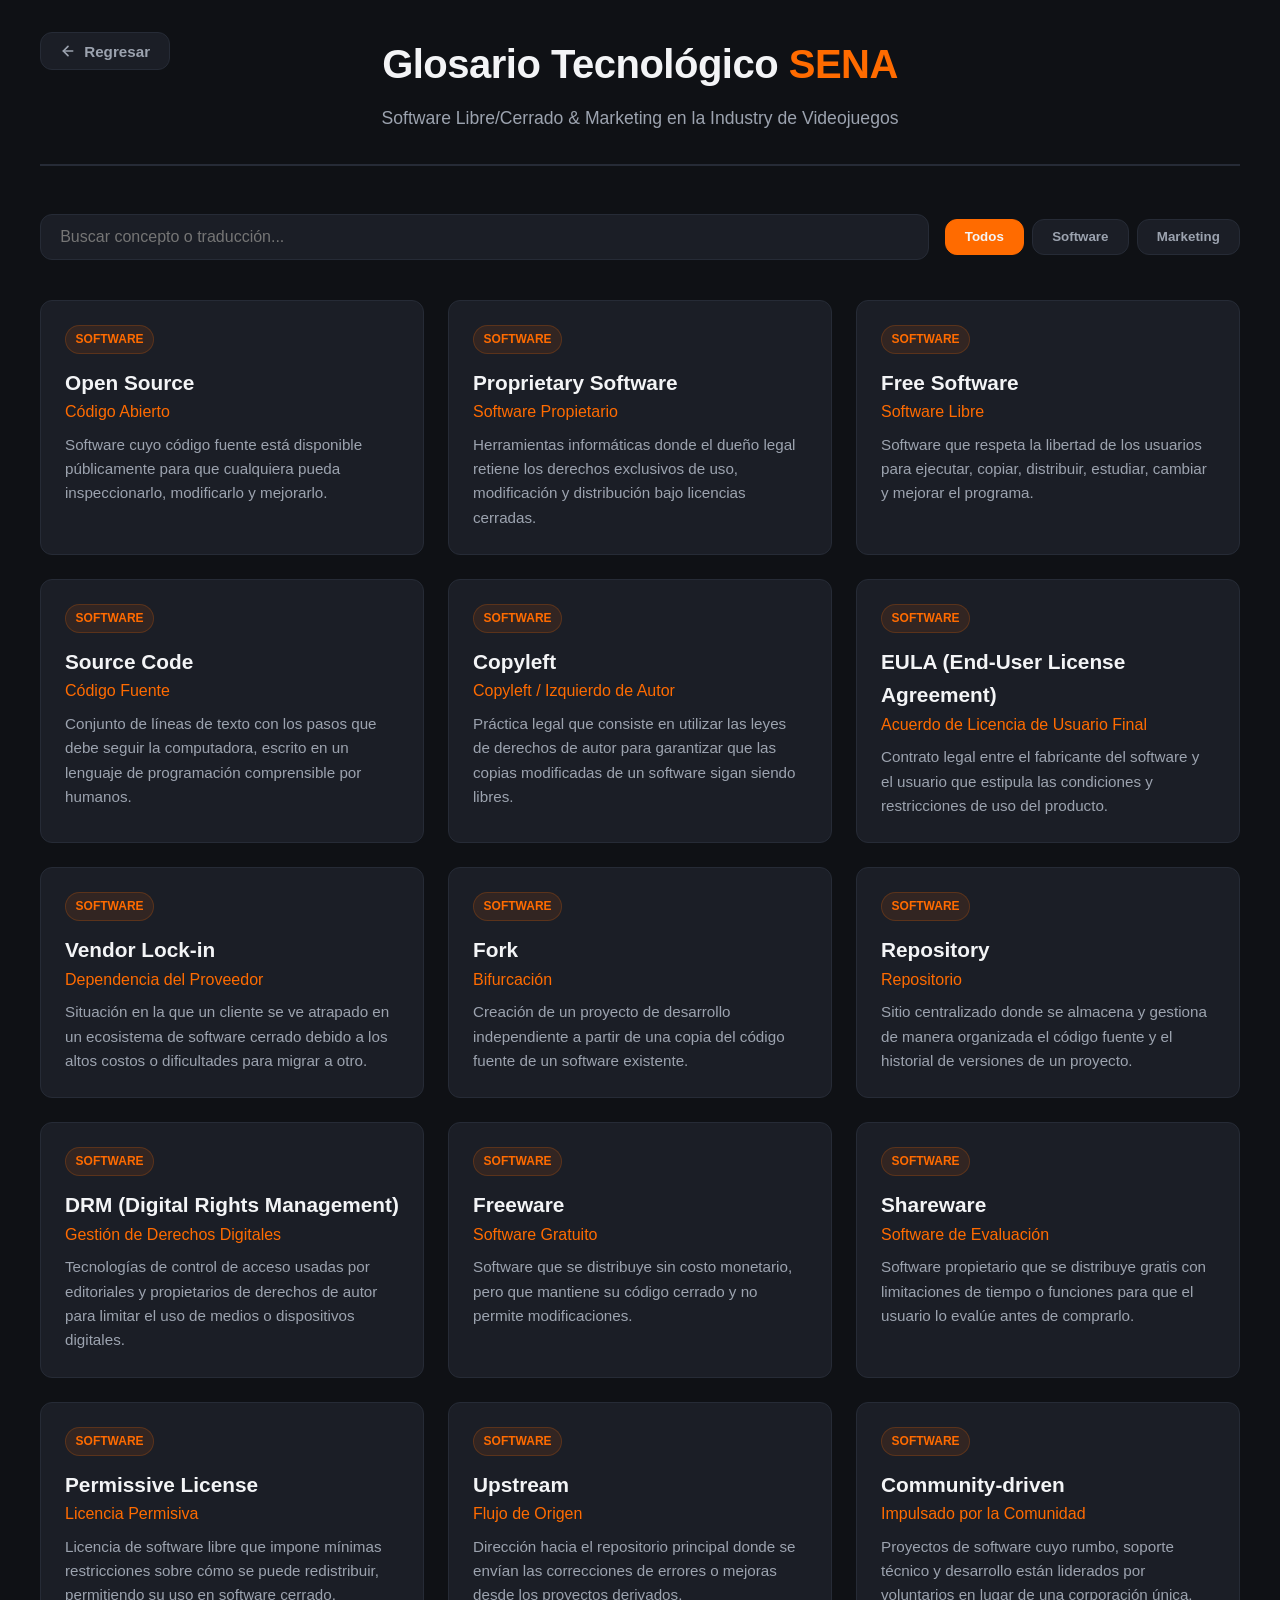
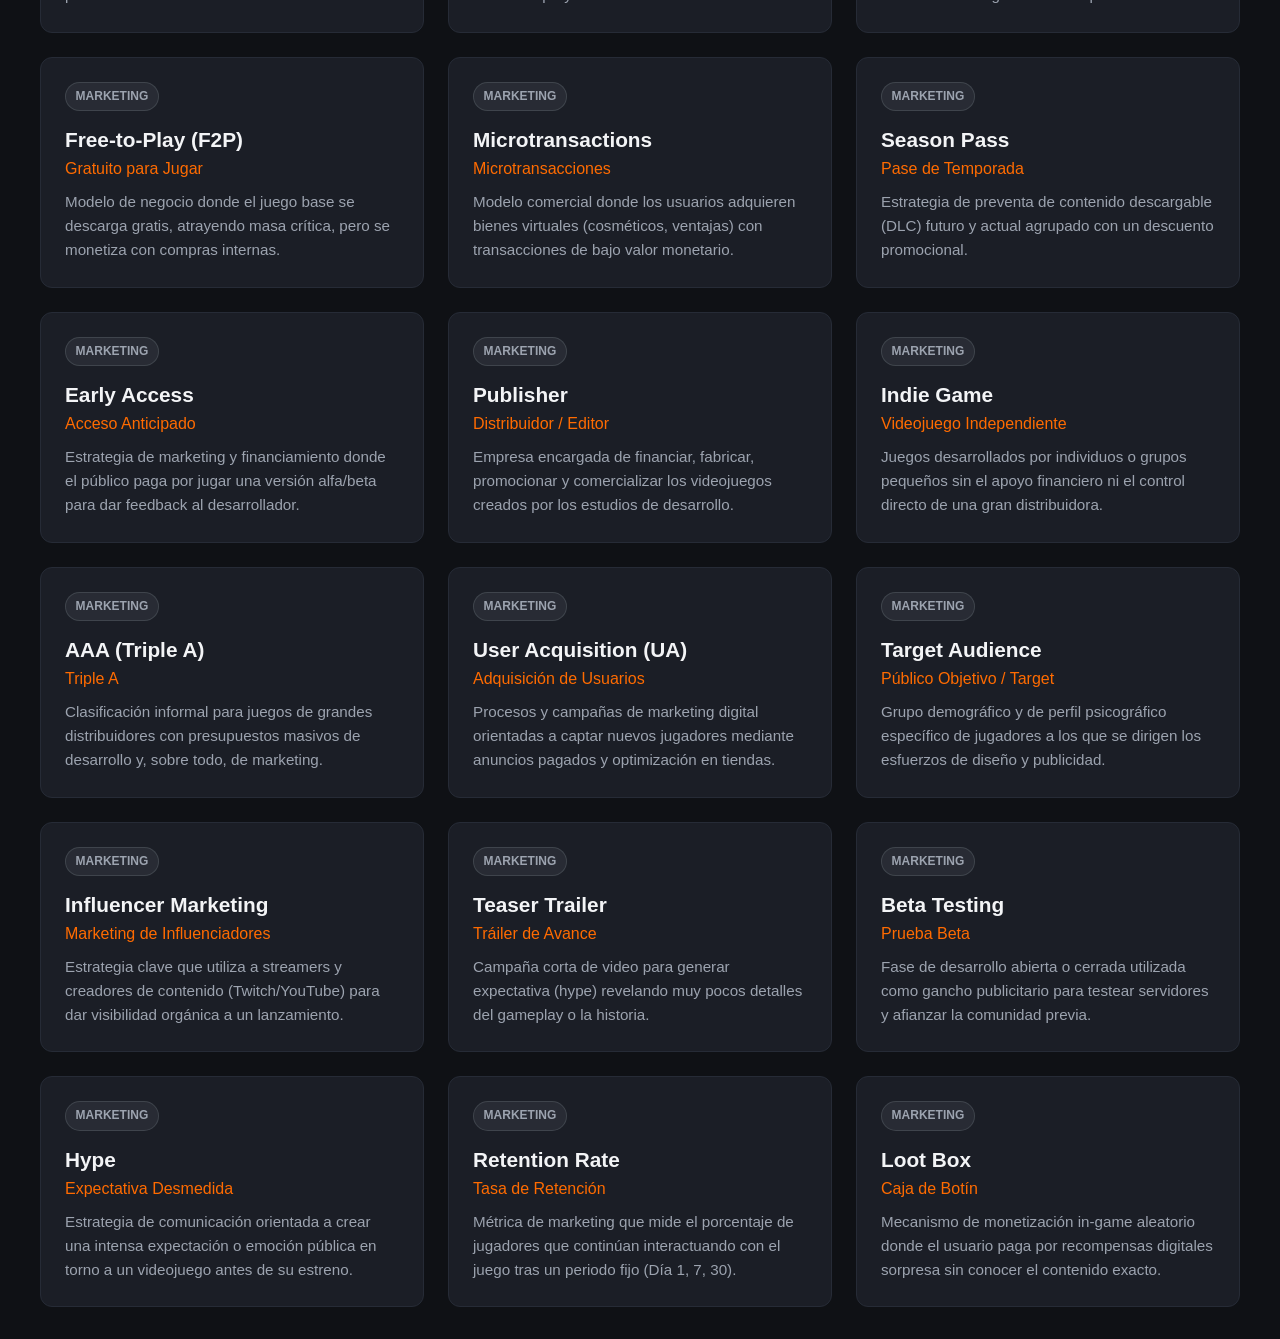
<file: Glosario/index.html>
<!DOCTYPE html>
<html lang="es">
<head>
  <meta charset="UTF-8">
  <meta name="viewport" content="width=device-width, initial-scale=1.0">
  <link rel="icon" href="IMG/favicon.ico" type="image/x-icon">
  <title>Glosario Moderno SENA - Software & Videojuegos</title>
  <link rel="stylesheet" href="CSS/style.css">
</head>
<body>

  <div class="container">

    <header>
        <button class="btn btn-back" onclick="window.history.back()">
        <svg xmlns="http://www.w3.org/2000/svg" width="16" height="16" viewBox="0 0 24 24" fill="none" stroke="currentColor" stroke-width="2.5" stroke-linecap="round" stroke-linejoin="round"><line x1="19" y1="12" x2="5" y2="12"></line><polyline points="12 19 5 12 12 5"></polyline></svg>
        Regresar
        </button>

        <h1>Glosario Tecnológico <span>SENA</span></h1>
        <p>Software Libre/Cerrado & Marketing en la Industry de Videojuegos</p>
    </header>


    <div class="controls">
      <input type="text" id="searchBar" class="search-bar" placeholder="Buscar concepto o traducción...">
      <div class="filter-buttons">
        <button class="btn active" onclick="filterCategory('all', this)">Todos</button>
        <button class="btn" onclick="filterCategory('software', this)">Software</button>
        <button class="btn" onclick="filterCategory('marketing', this)">Marketing</button>
      </div>
    </div>

    <main class="glossary-grid" id="glossaryGrid">
      
      <article class="card software">
        <div>
          <div class="badge">Software</div>
          <div class="term-en">Open Source</div>
          <div class="term-es">Código Abierto</div>
          <p class="definition">Software cuyo código fuente está disponible públicamente para que cualquiera pueda inspeccionarlo, modificarlo y mejorarlo.</p>
        </div>
      </article>

      <article class="card software">
        <div>
          <div class="badge">Software</div>
          <div class="term-en">Proprietary Software</div>
          <div class="term-es">Software Propietario</div>
          <p class="definition">Herramientas informáticas donde el dueño legal retiene los derechos exclusivos de uso, modificación y distribución bajo licencias cerradas.</p>
        </div>
      </article>

      <article class="card software">
        <div>
          <div class="badge">Software</div>
          <div class="term-en">Free Software</div>
          <div class="term-es">Software Libre</div>
          <p class="definition">Software que respeta la libertad de los usuarios para ejecutar, copiar, distribuir, estudiar, cambiar y mejorar el programa.</p>
        </div>
      </article>

      <article class="card software">
        <div>
          <div class="badge">Software</div>
          <div class="term-en">Source Code</div>
          <div class="term-es">Código Fuente</div>
          <p class="definition">Conjunto de líneas de texto con los pasos que debe seguir la computadora, escrito en un lenguaje de programación comprensible por humanos.</p>
        </div>
      </article>

      <article class="card software">
        <div>
          <div class="badge">Software</div>
          <div class="term-en">Copyleft</div>
          <div class="term-es">Copyleft / Izquierdo de Autor</div>
          <p class="definition">Práctica legal que consiste en utilizar las leyes de derechos de autor para garantizar que las copias modificadas de un software sigan siendo libres.</p>
        </div>
      </article>

      <article class="card software">
        <div>
          <div class="badge">Software</div>
          <div class="term-en">EULA (End-User License Agreement)</div>
          <div class="term-es">Acuerdo de Licencia de Usuario Final</div>
          <p class="definition">Contrato legal entre el fabricante del software y el usuario que estipula las condiciones y restricciones de uso del producto.</p>
        </div>
      </article>

      <article class="card software">
        <div>
          <div class="badge">Software</div>
          <div class="term-en">Vendor Lock-in</div>
          <div class="term-es">Dependencia del Proveedor</div>
          <p class="definition">Situación en la que un cliente se ve atrapado en un ecosistema de software cerrado debido a los altos costos o dificultades para migrar a otro.</p>
        </div>
      </article>

      <article class="card software">
        <div>
          <div class="badge">Software</div>
          <div class="term-en">Fork</div>
          <div class="term-es">Bifurcación</div>
          <p class="definition">Creación de un proyecto de desarrollo independiente a partir de una copia del código fuente de un software existente.</p>
        </div>
      </article>

      <article class="card software">
        <div>
          <div class="badge">Software</div>
          <div class="term-en">Repository</div>
          <div class="term-es">Repositorio</div>
          <p class="definition">Sitio centralizado donde se almacena y gestiona de manera organizada el código fuente y el historial de versiones de un proyecto.</p>
        </div>
      </article>

      <article class="card software">
        <div>
          <div class="badge">Software</div>
          <div class="term-en">DRM (Digital Rights Management)</div>
          <div class="term-es">Gestión de Derechos Digitales</div>
          <p class="definition">Tecnologías de control de acceso usadas por editoriales y propietarios de derechos de autor para limitar el uso de medios o dispositivos digitales.</p>
        </div>
      </article>

      <article class="card software">
        <div>
          <div class="badge">Software</div>
          <div class="term-en">Freeware</div>
          <div class="term-es">Software Gratuito</div>
          <p class="definition">Software que se distribuye sin costo monetario, pero que mantiene su código cerrado y no permite modificaciones.</p>
        </div>
      </article>

      <article class="card software">
        <div>
          <div class="badge">Software</div>
          <div class="term-en">Shareware</div>
          <div class="term-es">Software de Evaluación</div>
          <p class="definition">Software propietario que se distribuye gratis con limitaciones de tiempo o funciones para que el usuario lo evalúe antes de comprarlo.</p>
        </div>
      </article>

      <article class="card software">
        <div>
          <div class="badge">Software</div>
          <div class="term-en">Permissive License</div>
          <div class="term-es">Licencia Permisiva</div>
          <p class="definition">Licencia de software libre que impone mínimas restricciones sobre cómo se puede redistribuir, permitiendo su uso en software cerrado.</p>
        </div>
      </article>

      <article class="card software">
        <div>
          <div class="badge">Software</div>
          <div class="term-en">Upstream</div>
          <div class="term-es">Flujo de Origen</div>
          <p class="definition">Dirección hacia el repositorio principal donde se envían las correcciones de errores o mejoras desde los proyectos derivados.</p>
        </div>
      </article>

      <article class="card software">
        <div>
          <div class="badge">Software</div>
          <div class="term-en">Community-driven</div>
          <div class="term-es">Impulsado por la Comunidad</div>
          <p class="definition">Proyectos de software cuyo rumbo, soporte técnico y desarrollo están liderados por voluntarios en lugar de una corporación única.</p>
        </div>
      </article>

      <article class="card marketing">
        <div>
          <div class="badge">Marketing</div>
          <div class="term-en">Free-to-Play (F2P)</div>
          <div class="term-es">Gratuito para Jugar</div>
          <p class="definition">Modelo de negocio donde el juego base se descarga gratis, atrayendo masa crítica, pero se monetiza con compras internas.</p>
        </div>
      </article>

      <article class="card marketing">
        <div>
          <div class="badge">Marketing</div>
          <div class="term-en">Microtransactions</div>
          <div class="term-es">Microtransacciones</div>
          <p class="definition">Modelo comercial donde los usuarios adquieren bienes virtuales (cosméticos, ventajas) con transacciones de bajo valor monetario.</p>
        </div>
      </article>

      <article class="card marketing">
        <div>
          <div class="badge">Marketing</div>
          <div class="term-en">Season Pass</div>
          <div class="term-es">Pase de Temporada</div>
          <p class="definition">Estrategia de preventa de contenido descargable (DLC) futuro y actual agrupado con un descuento promocional.</p>
        </div>
      </article>

      <article class="card marketing">
        <div>
          <div class="badge">Marketing</div>
          <div class="term-en">Early Access</div>
          <div class="term-es">Acceso Anticipado</div>
          <p class="definition">Estrategia de marketing y financiamiento donde el público paga por jugar una versión alfa/beta para dar feedback al desarrollador.</p>
        </div>
      </article>

      <article class="card marketing">
        <div>
          <div class="badge">Marketing</div>
          <div class="term-en">Publisher</div>
          <div class="term-es">Distribuidor / Editor</div>
          <p class="definition">Empresa encargada de financiar, fabricar, promocionar y comercializar los videojuegos creados por los estudios de desarrollo.</p>
        </div>
      </article>

      <article class="card marketing">
        <div>
          <div class="badge">Marketing</div>
          <div class="term-en">Indie Game</div>
          <div class="term-es">Videojuego Independiente</div>
          <p class="definition">Juegos desarrollados por individuos o grupos pequeños sin el apoyo financiero ni el control directo de una gran distribuidora.</p>
        </div>
      </article>

      <article class="card marketing">
        <div>
          <div class="badge">Marketing</div>
          <div class="term-en">AAA (Triple A)</div>
          <div class="term-es">Triple A</div>
          <p class="definition">Clasificación informal para juegos de grandes distribuidores con presupuestos masivos de desarrollo y, sobre todo, de marketing.</p>
        </div>
      </article>

      <article class="card marketing">
        <div>
          <div class="badge">Marketing</div>
          <div class="term-en">User Acquisition (UA)</div>
          <div class="term-es">Adquisición de Usuarios</div>
          <p class="definition">Procesos y campañas de marketing digital orientadas a captar nuevos jugadores mediante anuncios pagados y optimización en tiendas.</p>
        </div>
      </article>

      <article class="card marketing">
        <div>
          <div class="badge">Marketing</div>
          <div class="term-en">Target Audience</div>
          <div class="term-es">Público Objetivo / Target</div>
          <p class="definition">Grupo demográfico y de perfil psicográfico específico de jugadores a los que se dirigen los esfuerzos de diseño y publicidad.</p>
        </div>
      </article>

      <article class="card marketing">
        <div>
          <div class="badge">Marketing</div>
          <div class="term-en">Influencer Marketing</div>
          <div class="term-es">Marketing de Influenciadores</div>
          <p class="definition">Estrategia clave que utiliza a streamers y creadores de contenido (Twitch/YouTube) para dar visibilidad orgánica a un lanzamiento.</p>
        </div>
      </article>

      <article class="card marketing">
        <div>
          <div class="badge">Marketing</div>
          <div class="term-en">Teaser Trailer</div>
          <div class="term-es">Tráiler de Avance</div>
          <p class="definition">Campaña corta de video para generar expectativa (hype) revelando muy pocos detalles del gameplay o la historia.</p>
        </div>
      </article>

      <article class="card marketing">
        <div>
          <div class="badge">Marketing</div>
          <div class="term-en">Beta Testing</div>
          <div class="term-es">Prueba Beta</div>
          <p class="definition">Fase de desarrollo abierta o cerrada utilizada como gancho publicitario para testear servidores y afianzar la comunidad previa.</p>
        </div>
      </article>

      <article class="card marketing">
        <div>
          <div class="badge">Marketing</div>
          <div class="term-en">Hype</div>
          <div class="term-es">Expectativa Desmedida</div>
          <p class="definition">Estrategia de comunicación orientada a crear una intensa expectación o emoción pública en torno a un videojuego antes de su estreno.</p>
        </div>
      </article>

      <article class="card marketing">
        <div>
          <div class="badge">Marketing</div>
          <div class="term-en">Retention Rate</div>
          <div class="term-es">Tasa de Retención</div>
          <p class="definition">Métrica de marketing que mide el porcentaje de jugadores que continúan interactuando con el juego tras un periodo fijo (Día 1, 7, 30).</p>
        </div>
      </article>

      <article class="card marketing">
        <div>
          <div class="badge">Marketing</div>
          <div class="term-en">Loot Box</div>
          <div class="term-es">Caja de Botín</div>
          <p class="definition">Mecanismo de monetización in-game aleatorio donde el usuario paga por recompensas digitales sorpresa sin conocer el contenido exacto.</p>
        </div>
      </article>

    </main>
  </div>

  <script>
    // Buscador Dinámico en Tiempo Real
    const searchBar = document.getElementById('searchBar');
    const cards = document.querySelectorAll('.card');

    searchBar.addEventListener('input', () => {
      const query = searchBar.value.toLowerCase();
      cards.forEach(card => {
        const textEn = card.querySelector('.term-en').textContent.toLowerCase();
        const textEs = card.querySelector('.term-es').textContent.toLowerCase();
        const definition = card.querySelector('.definition').textContent.toLowerCase();
        
        if(textEn.includes(query) || textEs.includes(query) || definition.includes(query)) {
          card.style.display = "flex";
        } else {
          card.style.display = "none";
        }
      });
    });

    // Filtros por Categoría
    function filterCategory(category, button) {
      // Manejo de clase activa en botones
      document.querySelectorAll('.btn').forEach(btn => btn.classList.remove('active'));
      button.classList.add('active');

      // Filtrado visual
      cards.forEach(card => {
        if(category === 'all') {
          card.style.display = "flex";
        } else {
          if(card.classList.contains(category)) {
            card.style.display = "flex";
          } else {
            card.style.display = "none";
          }
        }
      });
      // Limpiar buscador al cambiar categoría para evitar conflictos visuales
      searchBar.value = "";
    }
  </script>
</body>
</html>
</file>
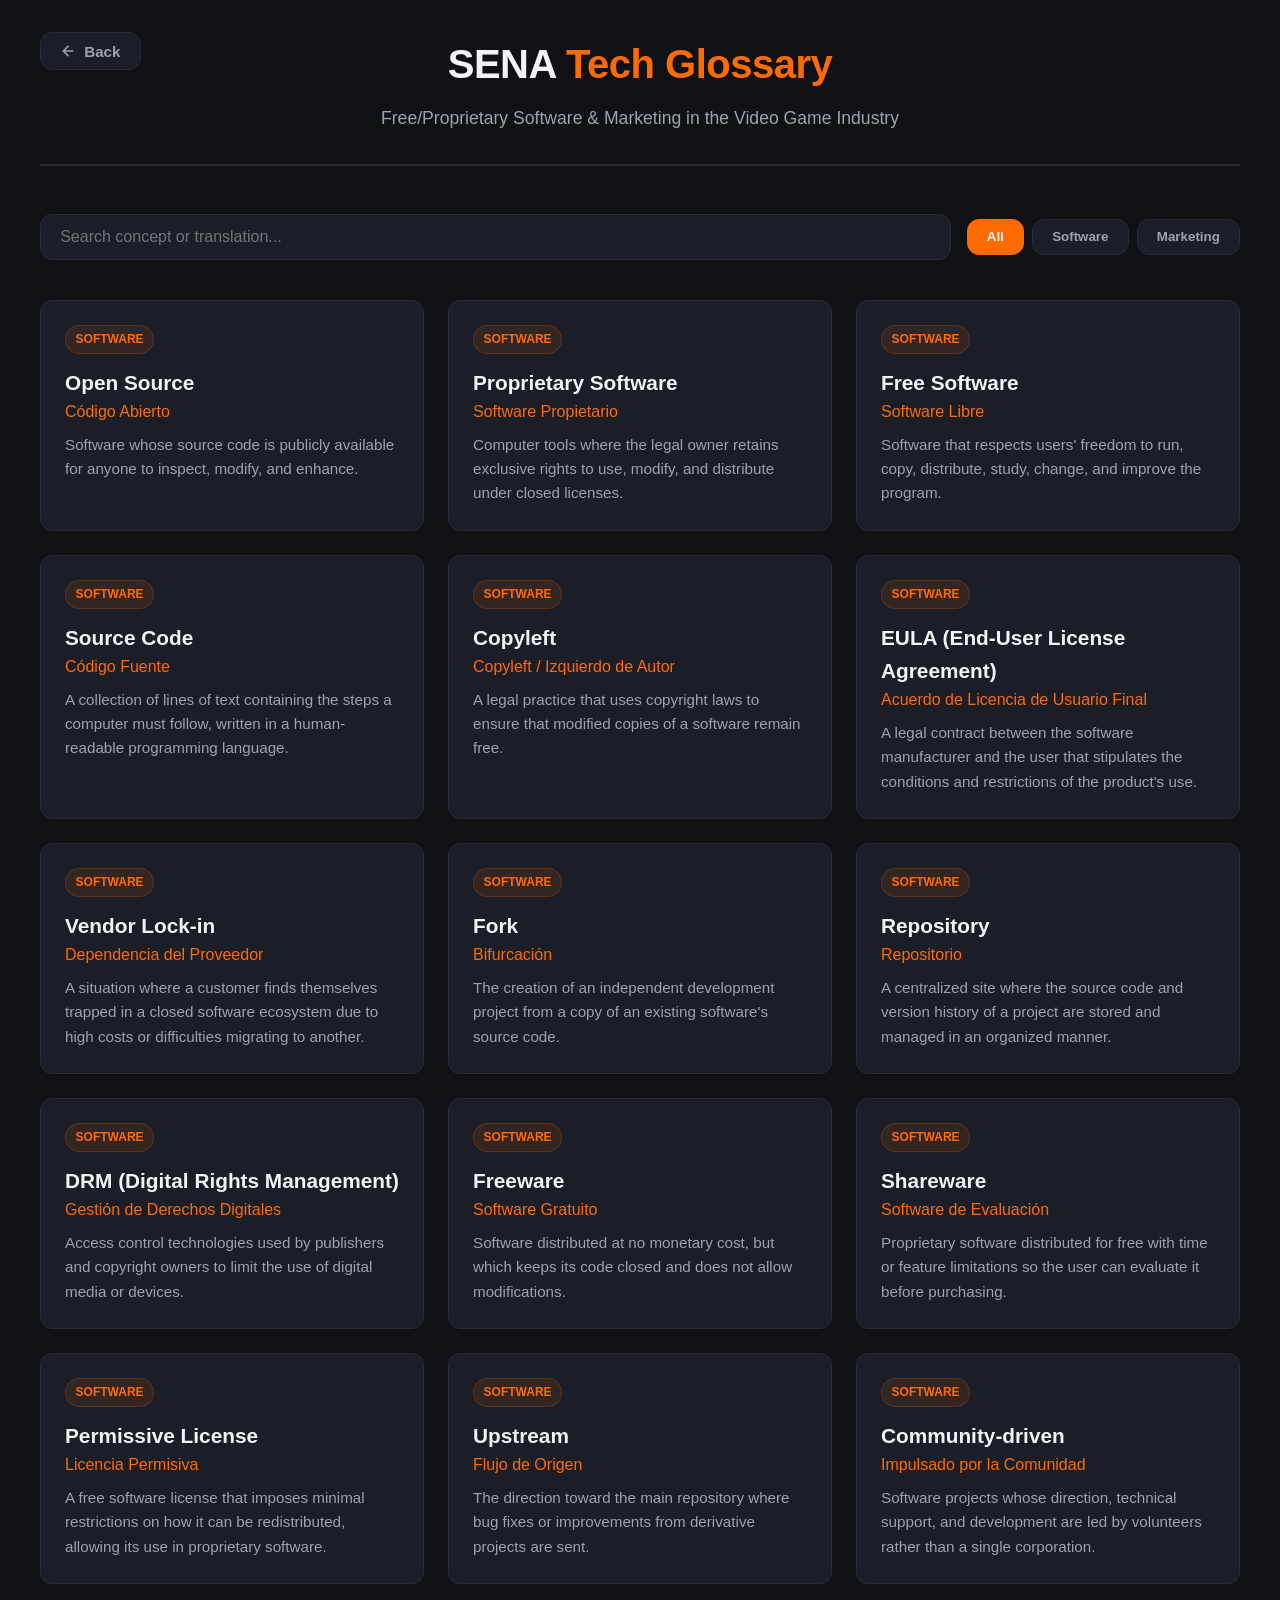
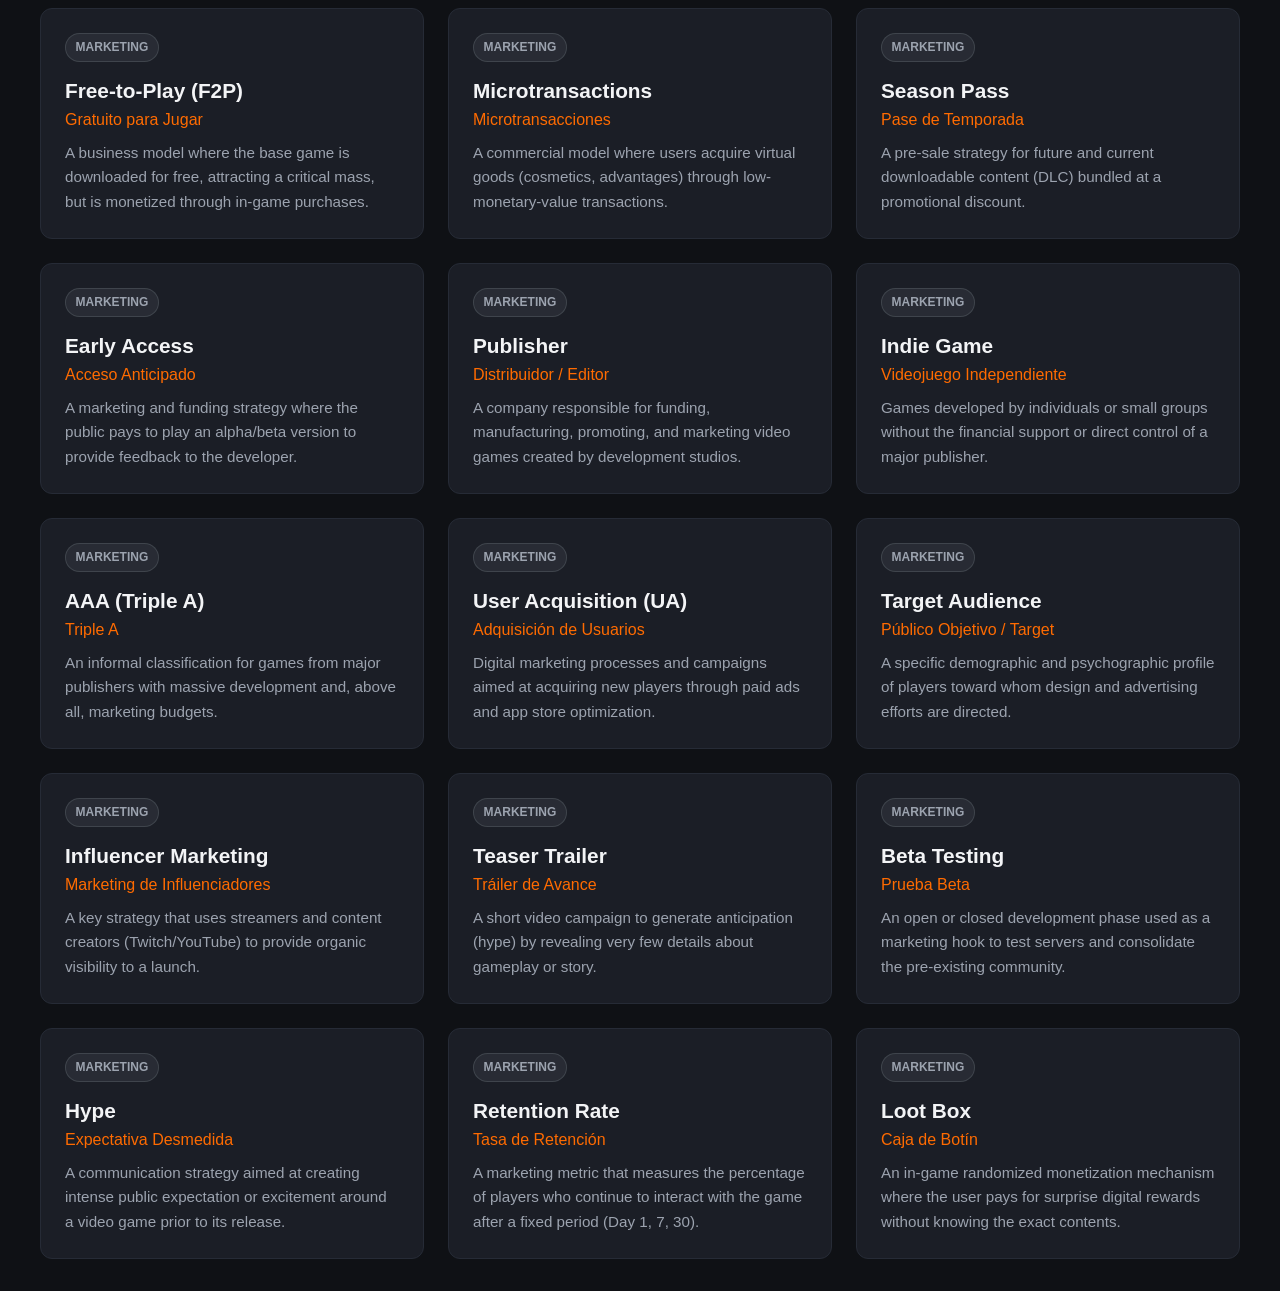
<file: Nueva carpeta/Glosario/index.html>
<!DOCTYPE html>
<html lang="en">
<head>
  <meta charset="UTF-8">
  <meta name="viewport" content="width=device-width, initial-scale=1.0">
  <link rel="icon" href="IMG/favicon.ico" type="image/x-icon">
  <title>SENA Modern Glossary - Software & Video Games</title>
  <link rel="stylesheet" href="CSS/style.css">
</head>
<body>

  <div class="container">

    <header>
        <button class="btn btn-back" onclick="window.history.back()">
        <svg xmlns="http://www.w3.org/2000/svg" width="16" height="16" viewBox="0 0 24 24" fill="none" stroke="currentColor" stroke-width="2.5" stroke-linecap="round" stroke-linejoin="round"><line x1="19" y1="12" x2="5" y2="12"></line><polyline points="12 19 5 12 12 5"></polyline></svg>
        Back
        </button>

        <h1>SENA <span>Tech Glossary</span></h1>
        <p>Free/Proprietary Software & Marketing in the Video Game Industry</p>
    </header>


    <div class="controls">
      <input type="text" id="searchBar" class="search-bar" placeholder="Search concept or translation...">
      <div class="filter-buttons">
        <button class="btn active" onclick="filterCategory('all', this)">All</button>
        <button class="btn" onclick="filterCategory('software', this)">Software</button>
        <button class="btn" onclick="filterCategory('marketing', this)">Marketing</button>
      </div>
    </div>

    <main class="glossary-grid" id="glossaryGrid">
      
      <article class="card software">
        <div>
          <div class="badge">Software</div>
          <div class="term-en">Open Source</div>
          <div class="term-es">Código Abierto</div>
          <p class="definition">Software whose source code is publicly available for anyone to inspect, modify, and enhance.</p>
        </div>
      </article>

      <article class="card software">
        <div>
          <div class="badge">Software</div>
          <div class="term-en">Proprietary Software</div>
          <div class="term-es">Software Propietario</div>
          <p class="definition">Computer tools where the legal owner retains exclusive rights to use, modify, and distribute under closed licenses.</p>
        </div>
      </article>

      <article class="card software">
        <div>
          <div class="badge">Software</div>
          <div class="term-en">Free Software</div>
          <div class="term-es">Software Libre</div>
          <p class="definition">Software that respects users' freedom to run, copy, distribute, study, change, and improve the program.</p>
        </div>
      </article>

      <article class="card software">
        <div>
          <div class="badge">Software</div>
          <div class="term-en">Source Code</div>
          <div class="term-es">Código Fuente</div>
          <p class="definition">A collection of lines of text containing the steps a computer must follow, written in a human-readable programming language.</p>
        </div>
      </article>

      <article class="card software">
        <div>
          <div class="badge">Software</div>
          <div class="term-en">Copyleft</div>
          <div class="term-es">Copyleft / Izquierdo de Autor</div>
          <p class="definition">A legal practice that uses copyright laws to ensure that modified copies of a software remain free.</p>
        </div>
      </article>

      <article class="card software">
        <div>
          <div class="badge">Software</div>
          <div class="term-en">EULA (End-User License Agreement)</div>
          <div class="term-es">Acuerdo de Licencia de Usuario Final</div>
          <p class="definition">A legal contract between the software manufacturer and the user that stipulates the conditions and restrictions of the product's use.</p>
        </div>
      </article>

      <article class="card software">
        <div>
          <div class="badge">Software</div>
          <div class="term-en">Vendor Lock-in</div>
          <div class="term-es">Dependencia del Proveedor</div>
          <p class="definition">A situation where a customer finds themselves trapped in a closed software ecosystem due to high costs or difficulties migrating to another.</p>
        </div>
      </article>

      <article class="card software">
        <div>
          <div class="badge">Software</div>
          <div class="term-en">Fork</div>
          <div class="term-es">Bifurcación</div>
          <p class="definition">The creation of an independent development project from a copy of an existing software's source code.</p>
        </div>
      </article>

      <article class="card software">
        <div>
          <div class="badge">Software</div>
          <div class="term-en">Repository</div>
          <div class="term-es">Repositorio</div>
          <p class="definition">A centralized site where the source code and version history of a project are stored and managed in an organized manner.</p>
        </div>
      </article>

      <article class="card software">
        <div>
          <div class="badge">Software</div>
          <div class="term-en">DRM (Digital Rights Management)</div>
          <div class="term-es">Gestión de Derechos Digitales</div>
          <p class="definition">Access control technologies used by publishers and copyright owners to limit the use of digital media or devices.</p>
        </div>
      </article>

      <article class="card software">
        <div>
          <div class="badge">Software</div>
          <div class="term-en">Freeware</div>
          <div class="term-es">Software Gratuito</div>
          <p class="definition">Software distributed at no monetary cost, but which keeps its code closed and does not allow modifications.</p>
        </div>
      </article>

      <article class="card software">
        <div>
          <div class="badge">Software</div>
          <div class="term-en">Shareware</div>
          <div class="term-es">Software de Evaluación</div>
          <p class="definition">Proprietary software distributed for free with time or feature limitations so the user can evaluate it before purchasing.</p>
        </div>
      </article>

      <article class="card software">
        <div>
          <div class="badge">Software</div>
          <div class="term-en">Permissive License</div>
          <div class="term-es">Licencia Permisiva</div>
          <p class="definition">A free software license that imposes minimal restrictions on how it can be redistributed, allowing its use in proprietary software.</p>
        </div>
      </article>

      <article class="card software">
        <div>
          <div class="badge">Software</div>
          <div class="term-en">Upstream</div>
          <div class="term-es">Flujo de Origen</div>
          <p class="definition">The direction toward the main repository where bug fixes or improvements from derivative projects are sent.</p>
        </div>
      </article>

      <article class="card software">
        <div>
          <div class="badge">Software</div>
          <div class="term-en">Community-driven</div>
          <div class="term-es">Impulsado por la Comunidad</div>
          <p class="definition">Software projects whose direction, technical support, and development are led by volunteers rather than a single corporation.</p>
        </div>
      </article>

      <article class="card marketing">
        <div>
          <div class="badge">Marketing</div>
          <div class="term-en">Free-to-Play (F2P)</div>
          <div class="term-es">Gratuito para Jugar</div>
          <p class="definition">A business model where the base game is downloaded for free, attracting a critical mass, but is monetized through in-game purchases.</p>
        </div>
      </article>

      <article class="card marketing">
        <div>
          <div class="badge">Marketing</div>
          <div class="term-en">Microtransactions</div>
          <div class="term-es">Microtransacciones</div>
          <p class="definition">A commercial model where users acquire virtual goods (cosmetics, advantages) through low-monetary-value transactions.</p>
        </div>
      </article>

      <article class="card marketing">
        <div>
          <div class="badge">Marketing</div>
          <div class="term-en">Season Pass</div>
          <div class="term-es">Pase de Temporada</div>
          <p class="definition">A pre-sale strategy for future and current downloadable content (DLC) bundled at a promotional discount.</p>
        </div>
      </article>

      <article class="card marketing">
        <div>
          <div class="badge">Marketing</div>
          <div class="term-en">Early Access</div>
          <div class="term-es">Acceso Anticipado</div>
          <p class="definition">A marketing and funding strategy where the public pays to play an alpha/beta version to provide feedback to the developer.</p>
        </div>
      </article>

      <article class="card marketing">
        <div>
          <div class="badge">Marketing</div>
          <div class="term-en">Publisher</div>
          <div class="term-es">Distribuidor / Editor</div>
          <p class="definition">A company responsible for funding, manufacturing, promoting, and marketing video games created by development studios.</p>
        </div>
      </article>

      <article class="card marketing">
        <div>
          <div class="badge">Marketing</div>
          <div class="term-en">Indie Game</div>
          <div class="term-es">Videojuego Independiente</div>
          <p class="definition">Games developed by individuals or small groups without the financial support or direct control of a major publisher.</p>
        </div>
      </article>

      <article class="card marketing">
        <div>
          <div class="badge">Marketing</div>
          <div class="term-en">AAA (Triple A)</div>
          <div class="term-es">Triple A</div>
          <p class="definition">An informal classification for games from major publishers with massive development and, above all, marketing budgets.</p>
        </div>
      </article>

      <article class="card marketing">
        <div>
          <div class="badge">Marketing</div>
          <div class="term-en">User Acquisition (UA)</div>
          <div class="term-es">Adquisición de Usuarios</div>
          <p class="definition">Digital marketing processes and campaigns aimed at acquiring new players through paid ads and app store optimization.</p>
        </div>
      </article>

      <article class="card marketing">
        <div>
          <div class="badge">Marketing</div>
          <div class="term-en">Target Audience</div>
          <div class="term-es">Público Objetivo / Target</div>
          <p class="definition">A specific demographic and psychographic profile of players toward whom design and advertising efforts are directed.</p>
        </div>
      </article>

      <article class="card marketing">
        <div>
          <div class="badge">Marketing</div>
          <div class="term-en">Influencer Marketing</div>
          <div class="term-es">Marketing de Influenciadores</div>
          <p class="definition">A key strategy that uses streamers and content creators (Twitch/YouTube) to provide organic visibility to a launch.</p>
        </div>
      </article>

      <article class="card marketing">
        <div>
          <div class="badge">Marketing</div>
          <div class="term-en">Teaser Trailer</div>
          <div class="term-es">Tráiler de Avance</div>
          <p class="definition">A short video campaign to generate anticipation (hype) by revealing very few details about gameplay or story.</p>
        </div>
      </article>

      <article class="card marketing">
        <div>
          <div class="badge">Marketing</div>
          <div class="term-en">Beta Testing</div>
          <div class="term-es">Prueba Beta</div>
          <p class="definition">An open or closed development phase used as a marketing hook to test servers and consolidate the pre-existing community.</p>
        </div>
      </article>

      <article class="card marketing">
        <div>
          <div class="badge">Marketing</div>
          <div class="term-en">Hype</div>
          <div class="term-es">Expectativa Desmedida</div>
          <p class="definition">A communication strategy aimed at creating intense public expectation or excitement around a video game prior to its release.</p>
        </div>
      </article>

      <article class="card marketing">
        <div>
          <div class="badge">Marketing</div>
          <div class="term-en">Retention Rate</div>
          <div class="term-es">Tasa de Retención</div>
          <p class="definition">A marketing metric that measures the percentage of players who continue to interact with the game after a fixed period (Day 1, 7, 30).</p>
        </div>
      </article>

      <article class="card marketing">
        <div>
          <div class="badge">Marketing</div>
          <div class="term-en">Loot Box</div>
          <div class="term-es">Caja de Botín</div>
          <p class="definition">An in-game randomized monetization mechanism where the user pays for surprise digital rewards without knowing the exact contents.</p>
        </div>
      </article>

    </main>
  </div>

  <script>
    // Real-Time Dynamic Search Bar
    const searchBar = document.getElementById('searchBar');
    const cards = document.querySelectorAll('.card');

    searchBar.addEventListener('input', () => {
      const query = searchBar.value.toLowerCase();
      cards.forEach(card => {
        const textEn = card.querySelector('.term-en').textContent.toLowerCase();
        const textEs = card.querySelector('.term-es').textContent.toLowerCase();
        const definition = card.querySelector('.definition').textContent.toLowerCase();
        
        if(textEn.includes(query) || textEs.includes(query) || definition.includes(query)) {
          card.style.display = "flex";
        } else {
          card.style.display = "none";
        }
      });
    });

    // Category Filters
    function filterCategory(category, button) {
      // Handle active class on buttons
      document.querySelectorAll('.btn').forEach(btn => btn.classList.remove('active'));
      button.classList.add('active');

      // Visual filtering
      cards.forEach(card => {
        if(category === 'all') {
          card.style.display = "flex";
        } else {
          if(card.classList.contains(category)) {
            card.style.display = "flex";
          } else {
            card.style.display = "none";
          }
        }
      });
      // Clear search bar when changing categories to prevent visual conflicts
      searchBar.value = "";
    }
  </script>
</body>
</html>
</file>
<file: Glosario/CSS/style.css>
:root {
  --sena-orange: #FF6B00;
  --sena-orange-dark: #C44E00;
  --bg-main: #0F1115;
  --bg-card: #1B1E26;
  --text-primary: #F3F4F6;
  --text-secondary: #9CA3AF;
  --border-color: #262B36;
  --radius-modern: 12px;
}

* {
  box-sizing: border-box;
  margin: 0;
  padding: 0;
}

body {
  background-color: var(--bg-main);
  color: var(--text-primary);
  font-family: 'Segoe UI', Roboto, Helvetica, Arial, sans-serif;
  line-height: 1.6;
  padding: 2rem 1rem;
}

.container {
  max-width: 1200px;
  margin: 0 auto;
}

/* --- Header y Botón Regresar --- */
header {
  position: relative;
  text-align: center;
  margin-bottom: 3rem;
  border-bottom: 2px solid var(--border-color);
  padding-bottom: 2rem;
}

.btn-back {
  position: absolute;
  top: 0;
  left: 0;
  display: inline-flex;
  align-items: center;
  gap: 0.5rem;
  padding: 0.6rem 1.2rem;
  font-size: 0.95rem;
}

header h1 {
  font-size: 2.5rem;
  font-weight: 800;
  letter-spacing: -0.5px;
  margin-bottom: 0.5rem;
}

header h1 span {
  color: var(--sena-orange);
}

header p {
  color: var(--text-secondary);
  font-size: 1.1rem;
}

/* --- Controles de Filtro y Búsqueda --- */
.controls {
  display: flex;
  flex-direction: column;
  gap: 1rem;
  margin-bottom: 2.5rem;
}

.search-bar {
  width: 100%;
  background-color: var(--bg-card);
  border: 1px solid var(--border-color);
  border-radius: var(--radius-modern);
  padding: 0.8rem 1.2rem;
  color: var(--text-primary);
  font-size: 1rem;
  outline: none;
  transition: border-color 0.3s ease;
}

.search-bar:focus {
  border-color: var(--sena-orange);
}

.filter-buttons {
  display: flex;
  gap: 0.5rem;
  flex-wrap: wrap;
}

.btn {
  background-color: var(--bg-card);
  border: 1px solid var(--border-color);
  color: var(--text-secondary);
  padding: 0.6rem 1.2rem;
  border-radius: var(--radius-modern);
  cursor: pointer;
  font-weight: 600;
  transition: all 0.3s ease;
}

.btn:hover, .btn.active {
  background-color: var(--sena-orange);
  border-color: var(--sena-orange);
  color: var(--text-primary);
}

/* --- Grid del Glosario --- */
.glossary-grid {
  display: grid;
  grid-template-columns: 1fr;
  gap: 1.5rem;
}

.card {
  background-color: var(--bg-card);
  border: 1px solid var(--border-color);
  border-radius: var(--radius-modern);
  padding: 1.5rem;
  display: flex;
  flex-direction: column;
  justify-content: space-between;
  transition: transform 0.3s ease, border-color 0.3s ease;
}

.card:hover {
  transform: translateY(-4px);
  border-color: var(--sena-orange-dark);
}

.card-header {
  margin-bottom: 1rem;
}

.badge {
  display: inline-block;
  font-size: 0.75rem;
  font-weight: 700;
  text-transform: uppercase;
  padding: 0.25rem 0.6rem;
  border-radius: 20px;
  margin-bottom: 0.75rem;
  background-color: rgba(255, 107, 0, 0.1);
  color: var(--sena-orange);
  border: 1px solid rgba(255, 107, 0, 0.2);
}

.card.marketing .badge {
  background-color: rgba(156, 163, 175, 0.1);
  color: var(--text-secondary);
  border: 1px solid rgba(156, 163, 175, 0.2);
}

.term-en {
  font-size: 1.3rem;
  font-weight: 700;
  color: var(--text-primary);
}

.term-es {
  font-size: 1rem;
  color: var(--sena-orange);
  font-weight: 500;
  margin-bottom: 0.5rem;
}

.definition {
  color: var(--text-secondary);
  font-size: 0.95rem;
}

/* ==========================================================================
   MEDIA QUERIES (Adaptación Responsiva)
   ========================================================================== */

/* 1. Ajustes para Tablets y Pantallas Medianas (Mínimo 768px) */
@media (min-width: 768px) {
  .controls {
    flex-direction: row;
    justify-content: space-between;
    align-items: center;
  }
  
  .search-bar {
    flex: 1;
  }

  .glossary-grid {
    grid-template-columns: repeat(2, 1fr);
  }
}

/* 2. Ajustes para Pantallas de Escritorio (Mínimo 1024px) */
@media (min-width: 1024px) {
  .glossary-grid {
    grid-template-columns: repeat(3, 1fr);
  }
}

/* 3. Optimizaciones Críticas para Celulares (Máximo 768px) */
@media (max-width: 768px) {
  header {
    display: flex;
    flex-direction: column;
    align-items: center;
    gap: 1rem;
    padding-top: 0; 
  }

  .btn-back {
    position: static; /* Rompe el absoluto para evitar colisiones con el título */
    transform: none;
    order: -1; /* Fuerza al botón a renderizarse arriba del H1 */
    width: 100%;
    justify-content: center;
  }
}

/* 4. Ajustes finos para Celulares Pequeños (Máximo 480px) */
@media (max-width: 480px) {
  body {
    padding: 1.5rem 0.75rem; /* Más espacio útil en pantalla */
  }

  header h1 {
    font-size: 1.8rem; /* Evita saltos de línea huérfanos en el título */
  }

  header p {
    font-size: 0.95rem;
  }

  .filter-buttons {
    justify-content: center; /* Centra los botones si se envuelven */
  }

  .btn {
    flex: 1 1 auto; /* Los botones crecen equitativamente para ser más táctiles */
    text-align: center;
    font-size: 0.9rem;
    padding: 0.5rem 1rem;
  }
}
</file>
<file: Nueva carpeta/Glosario/CSS/style.css>
:root {
  --sena-orange: #FF6B00;
  --sena-orange-dark: #C44E00;
  --bg-main: #0F1115;
  --bg-card: #1B1E26;
  --text-primary: #F3F4F6;
  --text-secondary: #9CA3AF;
  --border-color: #262B36;
  --radius-modern: 12px;
}

* {
  box-sizing: border-box;
  margin: 0;
  padding: 0;
}

body {
  background-color: var(--bg-main);
  color: var(--text-primary);
  font-family: 'Segoe UI', Roboto, Helvetica, Arial, sans-serif;
  line-height: 1.6;
  padding: 2rem 1rem;
}

.container {
  max-width: 1200px;
  margin: 0 auto;
}

/* --- Header y Botón Regresar --- */
header {
  position: relative;
  text-align: center;
  margin-bottom: 3rem;
  border-bottom: 2px solid var(--border-color);
  padding-bottom: 2rem;
}

.btn-back {
  position: absolute;
  top: 0;
  left: 0;
  display: inline-flex;
  align-items: center;
  gap: 0.5rem;
  padding: 0.6rem 1.2rem;
  font-size: 0.95rem;
}

header h1 {
  font-size: 2.5rem;
  font-weight: 800;
  letter-spacing: -0.5px;
  margin-bottom: 0.5rem;
}

header h1 span {
  color: var(--sena-orange);
}

header p {
  color: var(--text-secondary);
  font-size: 1.1rem;
}

/* --- Controles de Filtro y Búsqueda --- */
.controls {
  display: flex;
  flex-direction: column;
  gap: 1rem;
  margin-bottom: 2.5rem;
}

.search-bar {
  width: 100%;
  background-color: var(--bg-card);
  border: 1px solid var(--border-color);
  border-radius: var(--radius-modern);
  padding: 0.8rem 1.2rem;
  color: var(--text-primary);
  font-size: 1rem;
  outline: none;
  transition: border-color 0.3s ease;
}

.search-bar:focus {
  border-color: var(--sena-orange);
}

.filter-buttons {
  display: flex;
  gap: 0.5rem;
  flex-wrap: wrap;
}

.btn {
  background-color: var(--bg-card);
  border: 1px solid var(--border-color);
  color: var(--text-secondary);
  padding: 0.6rem 1.2rem;
  border-radius: var(--radius-modern);
  cursor: pointer;
  font-weight: 600;
  transition: all 0.3s ease;
}

.btn:hover, .btn.active {
  background-color: var(--sena-orange);
  border-color: var(--sena-orange);
  color: var(--text-primary);
}

/* --- Grid del Glosario --- */
.glossary-grid {
  display: grid;
  grid-template-columns: 1fr;
  gap: 1.5rem;
}

.card {
  background-color: var(--bg-card);
  border: 1px solid var(--border-color);
  border-radius: var(--radius-modern);
  padding: 1.5rem;
  display: flex;
  flex-direction: column;
  justify-content: space-between;
  transition: transform 0.3s ease, border-color 0.3s ease;
}

.card:hover {
  transform: translateY(-4px);
  border-color: var(--sena-orange-dark);
}

.card-header {
  margin-bottom: 1rem;
}

.badge {
  display: inline-block;
  font-size: 0.75rem;
  font-weight: 700;
  text-transform: uppercase;
  padding: 0.25rem 0.6rem;
  border-radius: 20px;
  margin-bottom: 0.75rem;
  background-color: rgba(255, 107, 0, 0.1);
  color: var(--sena-orange);
  border: 1px solid rgba(255, 107, 0, 0.2);
}

.card.marketing .badge {
  background-color: rgba(156, 163, 175, 0.1);
  color: var(--text-secondary);
  border: 1px solid rgba(156, 163, 175, 0.2);
}

.term-en {
  font-size: 1.3rem;
  font-weight: 700;
  color: var(--text-primary);
}

.term-es {
  font-size: 1rem;
  color: var(--sena-orange);
  font-weight: 500;
  margin-bottom: 0.5rem;
}

.definition {
  color: var(--text-secondary);
  font-size: 0.95rem;
}

/* ==========================================================================
   MEDIA QUERIES (Adaptación Responsiva)
   ========================================================================== */

/* 1. Ajustes para Tablets y Pantallas Medianas (Mínimo 768px) */
@media (min-width: 768px) {
  .controls {
    flex-direction: row;
    justify-content: space-between;
    align-items: center;
  }
  
  .search-bar {
    flex: 1;
  }

  .glossary-grid {
    grid-template-columns: repeat(2, 1fr);
  }
}

/* 2. Ajustes para Pantallas de Escritorio (Mínimo 1024px) */
@media (min-width: 1024px) {
  .glossary-grid {
    grid-template-columns: repeat(3, 1fr);
  }
}

/* 3. Optimizaciones Críticas para Celulares (Máximo 768px) */
@media (max-width: 768px) {
  header {
    display: flex;
    flex-direction: column;
    align-items: center;
    gap: 1rem;
    padding-top: 0; 
  }

  .btn-back {
    position: static; /* Rompe el absoluto para evitar colisiones con el título */
    transform: none;
    order: -1; /* Fuerza al botón a renderizarse arriba del H1 */
    width: 100%;
    justify-content: center;
  }
}

/* 4. Ajustes finos para Celulares Pequeños (Máximo 480px) */
@media (max-width: 480px) {
  body {
    padding: 1.5rem 0.75rem; /* Más espacio útil en pantalla */
  }

  header h1 {
    font-size: 1.8rem; /* Evita saltos de línea huérfanos en el título */
  }

  header p {
    font-size: 0.95rem;
  }

  .filter-buttons {
    justify-content: center; /* Centra los botones si se envuelven */
  }

  .btn {
    flex: 1 1 auto; /* Los botones crecen equitativamente para ser más táctiles */
    text-align: center;
    font-size: 0.9rem;
    padding: 0.5rem 1rem;
  }
}
</file>
